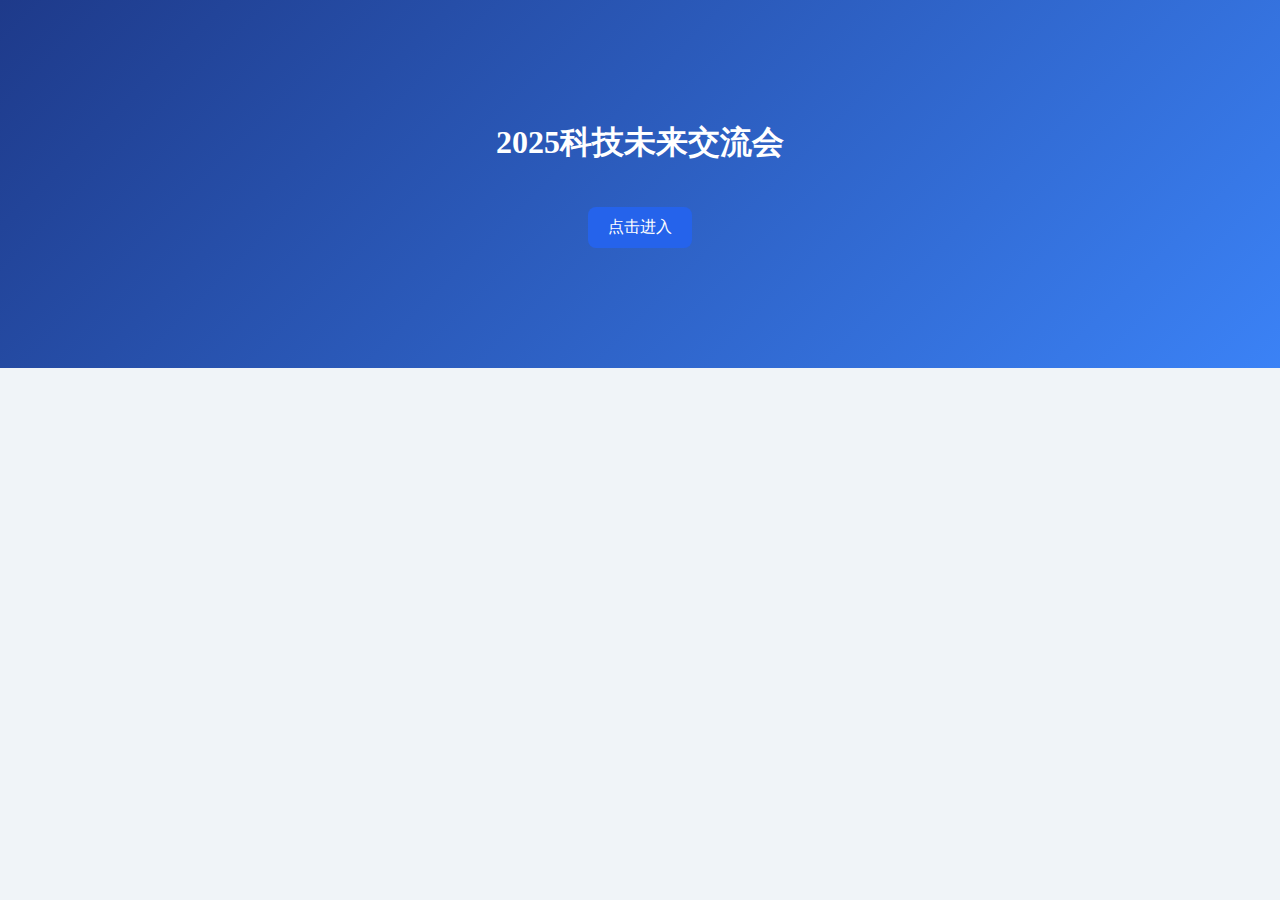
<file: 科技交流会议邀请函_static/index.html>
<!DOCTYPE html>
<html lang="zh">
<head>
<meta charset="UTF-8">
<title>科技交流会议邀请函</title>
<link rel="stylesheet" href="style.css">
</head>
<body>
<div class="cover">
  <h1>2025科技未来交流会</h1>
  <button onclick="location.href='about.html'">点击进入</button>
</div>
<audio src="bgm.mp3" autoplay loop></audio>
</body>
</html>
</file>
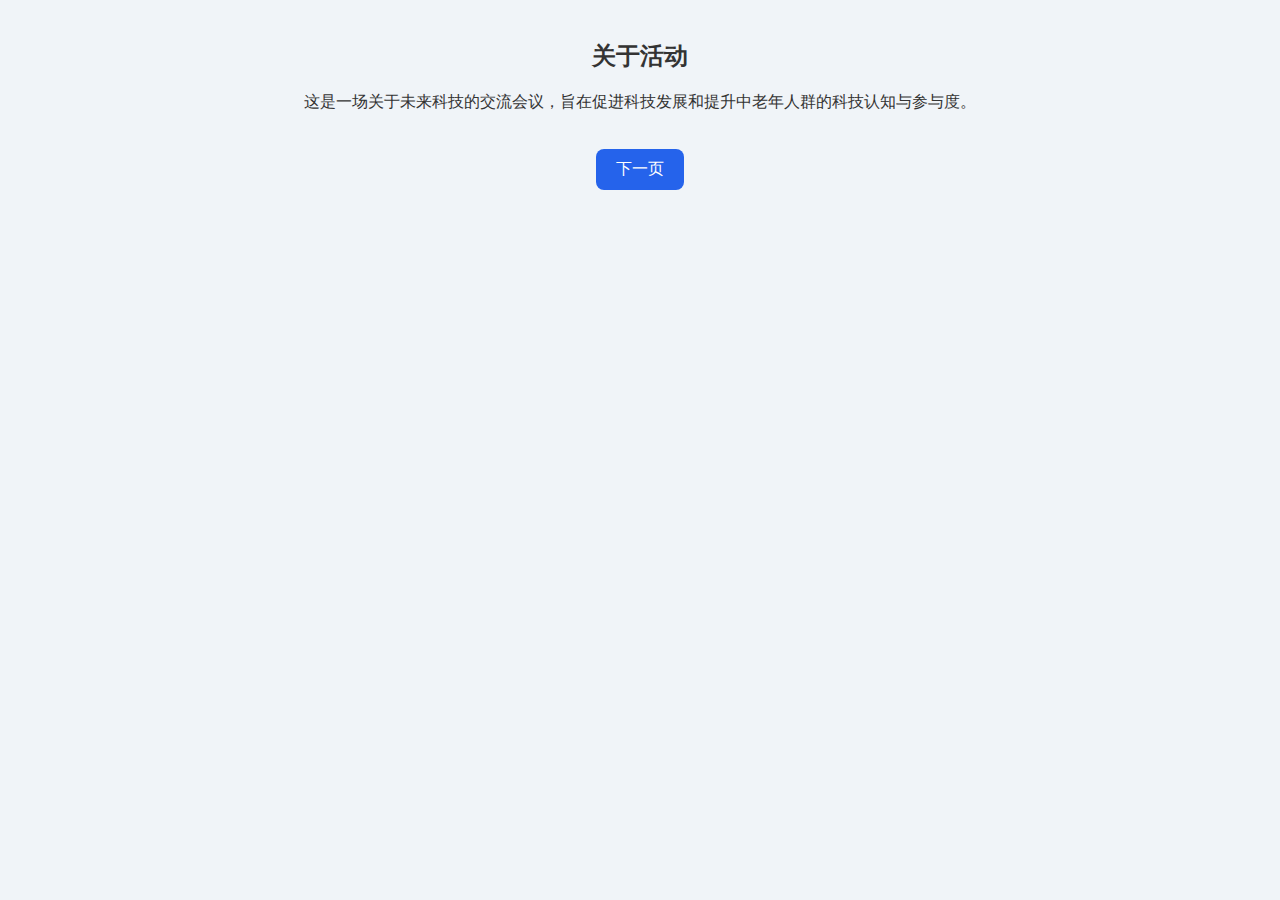
<file: 科技交流会议邀请函_static/about.html>
<!DOCTYPE html>
<html lang="zh">
<head><meta charset="UTF-8"><title>关于活动</title><link rel="stylesheet" href="style.css"></head>
<body>
<h2>关于活动</h2>
<p>这是一场关于未来科技的交流会议，旨在促进科技发展和提升中老年人群的科技认知与参与度。</p>
<button onclick="location.href='expert.html'">下一页</button>
</body>
</html>
</file>
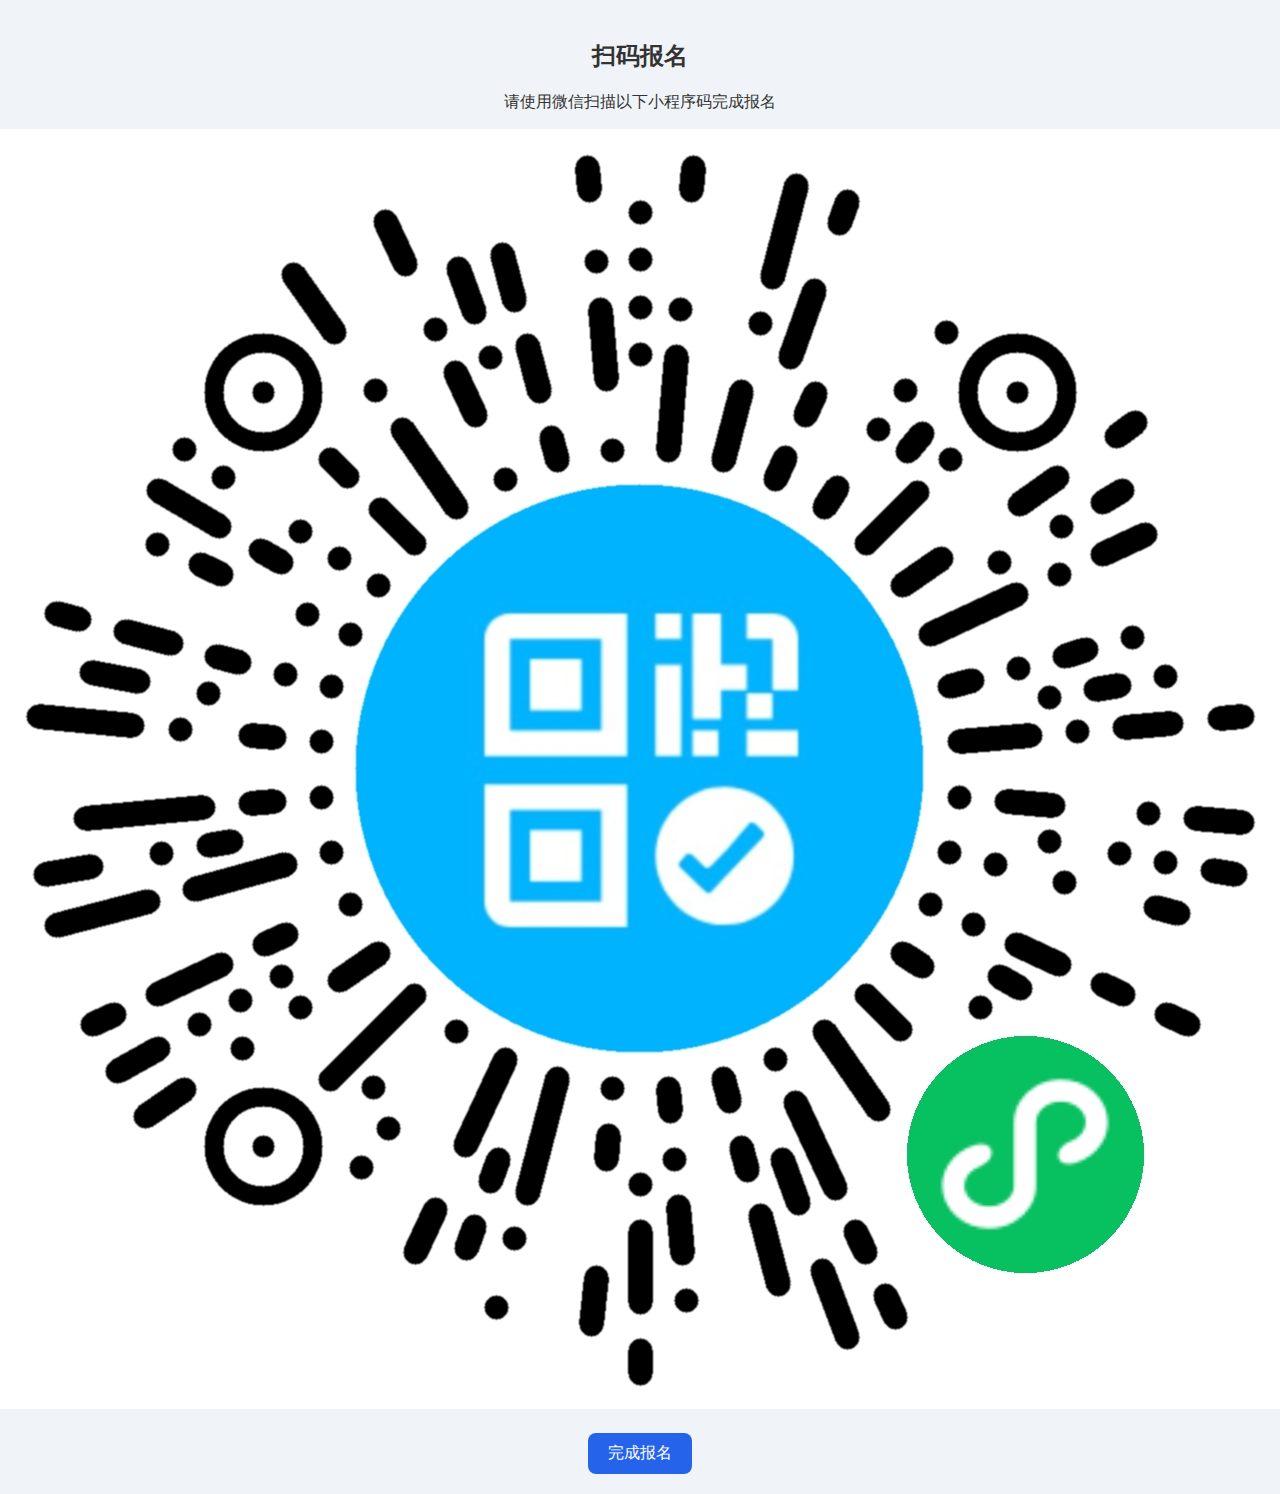
<file: 科技交流会议邀请函_static/registration.html>
<!DOCTYPE html>
<html lang="zh">
<head><meta charset="UTF-8"><title>报名</title><link rel="stylesheet" href="style.css"></head>
<body>
<h2>扫码报名</h2>
<p>请使用微信扫描以下小程序码完成报名</p>
<img src="images/qr.jpg" alt="报名二维码">
<button onclick="location.href='thankyou.html'">完成报名</button>
</body>
</html>
</file>
<file: 科技交流会议邀请函_static/style.css>
body { font-family: '宋体'; background: #f0f4f8; color: #333; text-align: center; margin:0; padding:0; }
.cover { padding: 100px 20px; background: linear-gradient(135deg, #1e3a8a, #3b82f6); color: #fff; }
button { padding: 10px 20px; font-size: 16px; margin: 20px; border:none; border-radius:8px; background:#2563eb; color:#fff; cursor:pointer; }
.experts { display: flex; justify-content: center; gap: 20px; margin-top:20px;}
.experts img { width: 150px; border-radius:8px; }
h2 { margin-top: 40px; }
</file>
